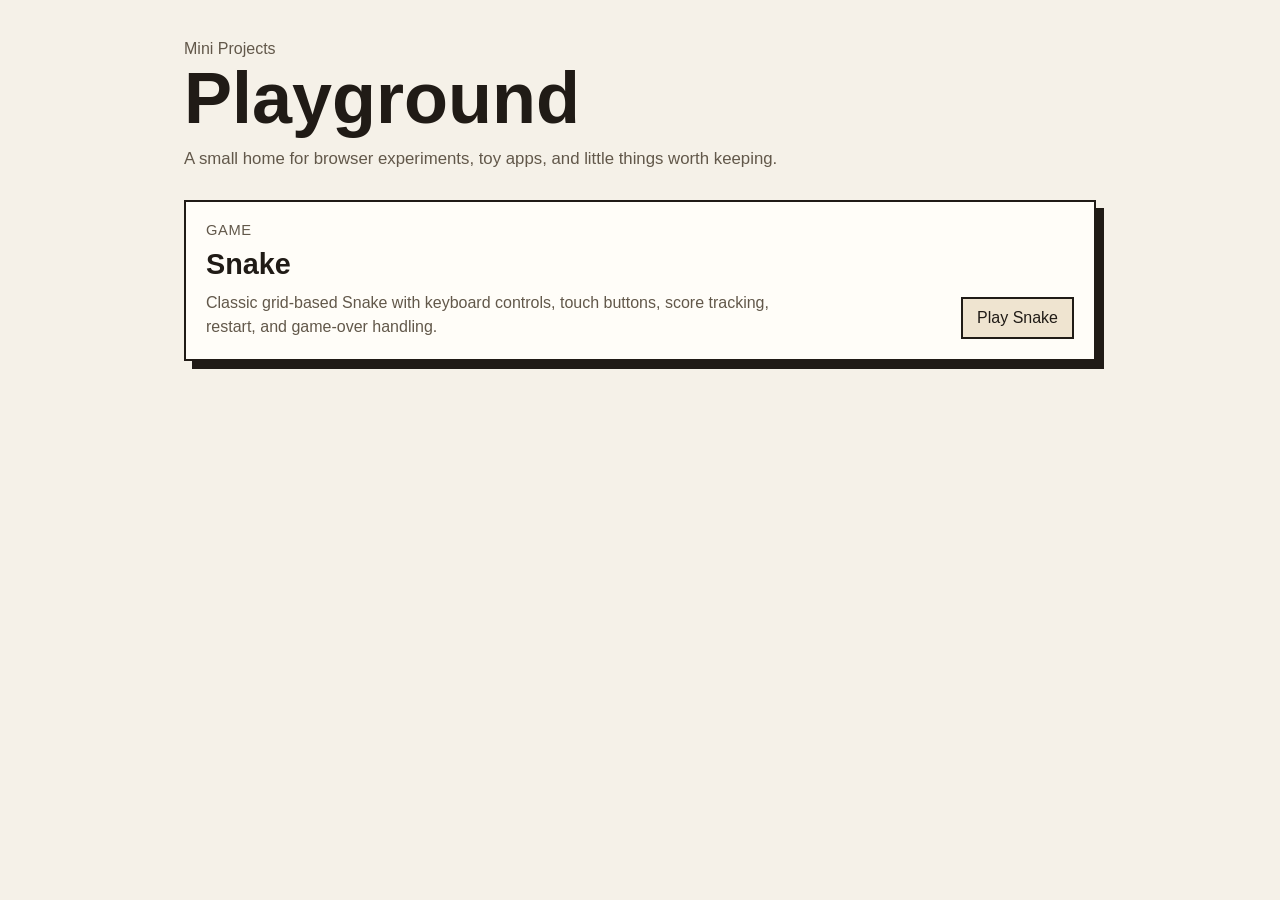
<file: index.html>
<!doctype html>
<html lang="en">
  <head>
    <meta charset="utf-8" />
    <meta name="viewport" content="width=device-width, initial-scale=1" />
    <title>Playground</title>
    <link rel="stylesheet" href="./styles.css" />
  </head>
  <body>
    <main class="shell">
      <section class="hero">
        <p class="eyebrow">Mini Projects</p>
        <h1>Playground</h1>
        <p class="intro">
          A small home for browser experiments, toy apps, and little things worth keeping.
        </p>
      </section>

      <section class="projects" aria-label="Projects">
        <article class="project-card">
          <div class="project-copy">
            <p class="project-tag">Game</p>
            <h2>Snake</h2>
            <p>
              Classic grid-based Snake with keyboard controls, touch buttons, score
              tracking, restart, and game-over handling.
            </p>
          </div>
          <a class="project-link" href="./snake/">Play Snake</a>
        </article>
      </section>
    </main>
  </body>
</html>
</file>
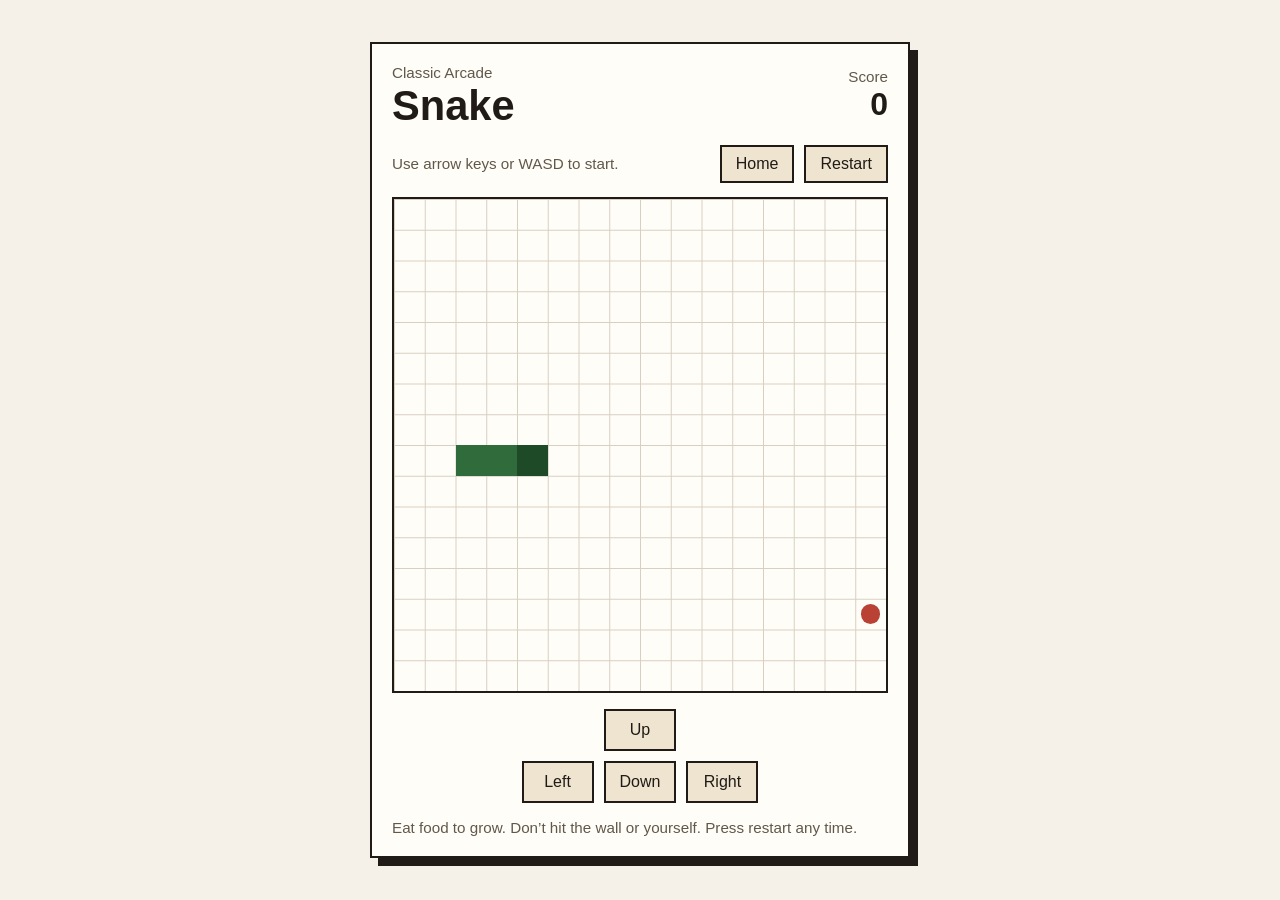
<file: snake/index.html>
<!doctype html>
<html lang="en">
  <head>
    <meta charset="utf-8" />
    <meta name="viewport" content="width=device-width, initial-scale=1" />
    <title>Snake</title>
    <link rel="stylesheet" href="./styles.css" />
  </head>
  <body>
    <main class="app">
      <section class="panel">
        <header class="hud">
          <div>
            <p class="eyebrow">Classic Arcade</p>
            <h1>Snake</h1>
          </div>
          <div class="scoreboard">
            <span>Score</span>
            <strong id="score">0</strong>
          </div>
        </header>

        <div class="status-bar">
          <p id="status">Use arrow keys or WASD to start.</p>
          <div class="actions">
            <a class="home-link" href="../">Home</a>
            <button id="restart-button" type="button">Restart</button>
          </div>
        </div>

        <div
          id="board"
          class="board"
          role="grid"
          aria-label="Snake game board"
        ></div>

        <div class="controls" aria-label="On-screen controls">
          <button class="control-button" data-direction="up" type="button">Up</button>
          <div class="control-row">
            <button class="control-button" data-direction="left" type="button">Left</button>
            <button class="control-button" data-direction="down" type="button">Down</button>
            <button class="control-button" data-direction="right" type="button">Right</button>
          </div>
        </div>

        <p class="help">
          Eat food to grow. Don’t hit the wall or yourself. Press restart any time.
        </p>
      </section>
    </main>

    <script type="module" src="./src/main.js"></script>
  </body>
</html>
</file>
<file: styles.css>
:root {
  color-scheme: light;
  --bg: #f5f1e8;
  --panel: #fffdf8;
  --border: #201b16;
  --text: #201b16;
  --muted: #62584a;
  --accent: #2f6b3b;
}

* {
  box-sizing: border-box;
}

body {
  margin: 0;
  min-height: 100vh;
  font-family: "Trebuchet MS", "Segoe UI", sans-serif;
  background: var(--bg);
  color: var(--text);
}

 .shell {
  min-height: 100vh;
  width: min(100%, 960px);
  margin: 0 auto;
  padding: 40px 24px 56px;
}

.hero {
  margin-bottom: 28px;
}

.eyebrow,
.project-tag,
.intro,
.project-copy p {
  margin: 0;
  color: var(--muted);
}

h1,
h2 {
  margin: 0;
}

h1 {
  margin-top: 6px;
  font-size: clamp(2.5rem, 7vw, 4.5rem);
  line-height: 0.95;
}

.intro {
  max-width: 42rem;
  margin-top: 14px;
  font-size: 1.05rem;
  line-height: 1.5;
}

.projects {
  display: grid;
  gap: 18px;
}

.project-card {
  display: flex;
  align-items: flex-end;
  justify-content: space-between;
  gap: 20px;
  background: var(--panel);
  border: 2px solid var(--border);
  box-shadow: 8px 8px 0 var(--border);
  padding: 20px;
}

.project-copy {
  display: grid;
  gap: 10px;
}

.project-tag {
  font-size: 0.92rem;
  letter-spacing: 0.04em;
  text-transform: uppercase;
}

.project-copy h2 {
  font-size: 1.8rem;
}

.project-copy p:last-child {
  max-width: 38rem;
  line-height: 1.5;
}

.project-link {
  display: inline-block;
  flex-shrink: 0;
  border: 2px solid var(--border);
  background: #efe4d0;
  color: var(--text);
  padding: 10px 14px;
  text-decoration: none;
}

.project-link:hover,
.project-link:focus-visible {
  background: var(--accent);
  color: #fffdf8;
}

@media (max-width: 560px) {
  .shell {
    padding: 28px 16px 40px;
  }

  .project-card {
    flex-direction: column;
    align-items: flex-start;
    box-shadow: 5px 5px 0 var(--border);
  }
}
</file>
<file: snake/styles.css>
:root {
  color-scheme: light;
  --bg: #f5f1e8;
  --panel: #fffdf8;
  --border: #201b16;
  --grid: #d8cfc1;
  --snake: #2f6b3b;
  --snake-head: #1e4a28;
  --food: #b94235;
  --text: #201b16;
  --muted: #62584a;
}

* {
  box-sizing: border-box;
}

body {
  margin: 0;
  min-height: 100vh;
  font-family: "Trebuchet MS", "Segoe UI", sans-serif;
  background: var(--bg);
  color: var(--text);
}

button,
a {
  font: inherit;
}

.app {
  min-height: 100vh;
  display: grid;
  place-items: center;
  padding: 24px;
}

.panel {
  width: min(100%, 540px);
  background: var(--panel);
  border: 2px solid var(--border);
  box-shadow: 8px 8px 0 var(--border);
  padding: 20px;
}

.hud,
.status-bar {
  display: flex;
  align-items: center;
  justify-content: space-between;
  gap: 16px;
}

.eyebrow,
.help,
.status-bar p,
.scoreboard span {
  margin: 0;
  color: var(--muted);
  font-size: 0.95rem;
}

h1 {
  margin: 4px 0 0;
  font-size: clamp(2rem, 5vw, 2.6rem);
  line-height: 1;
}

.scoreboard {
  text-align: right;
}

.scoreboard strong {
  display: block;
  font-size: 2rem;
}

.status-bar {
  margin: 18px 0 14px;
}

.actions {
  display: flex;
  align-items: center;
  gap: 10px;
}

#restart-button,
.control-button,
.home-link {
  border: 2px solid var(--border);
  background: #efe4d0;
  color: var(--text);
  cursor: pointer;
  text-decoration: none;
}

#restart-button,
.home-link {
  padding: 8px 14px;
}

.board {
  display: grid;
  grid-template-columns: repeat(16, minmax(0, 1fr));
  grid-template-rows: repeat(16, minmax(0, 1fr));
  border: 2px solid var(--border);
  background:
    linear-gradient(var(--grid) 1px, transparent 1px),
    linear-gradient(90deg, var(--grid) 1px, transparent 1px);
  background-size: calc(100% / 16) calc(100% / 16);
  aspect-ratio: 1;
  overflow: hidden;
}

.cell {
  border: 0;
  min-width: 0;
  min-height: 0;
}

.cell--snake {
  background: var(--snake);
}

.cell--head {
  background: var(--snake-head);
}

.cell--food {
  background: var(--food);
  border-radius: 999px;
  margin: 18%;
}

.controls {
  margin-top: 16px;
  display: grid;
  gap: 10px;
  justify-items: center;
}

.control-row {
  display: flex;
  gap: 10px;
}

.control-button {
  min-width: 72px;
  padding: 10px 14px;
}

.help {
  margin-top: 16px;
}

@media (max-width: 560px) {
  .panel {
    padding: 16px;
    box-shadow: 5px 5px 0 var(--border);
  }

  .hud,
  .status-bar {
    align-items: flex-start;
    flex-direction: column;
  }

  .status-bar {
    margin-bottom: 16px;
  }
}
</file>
